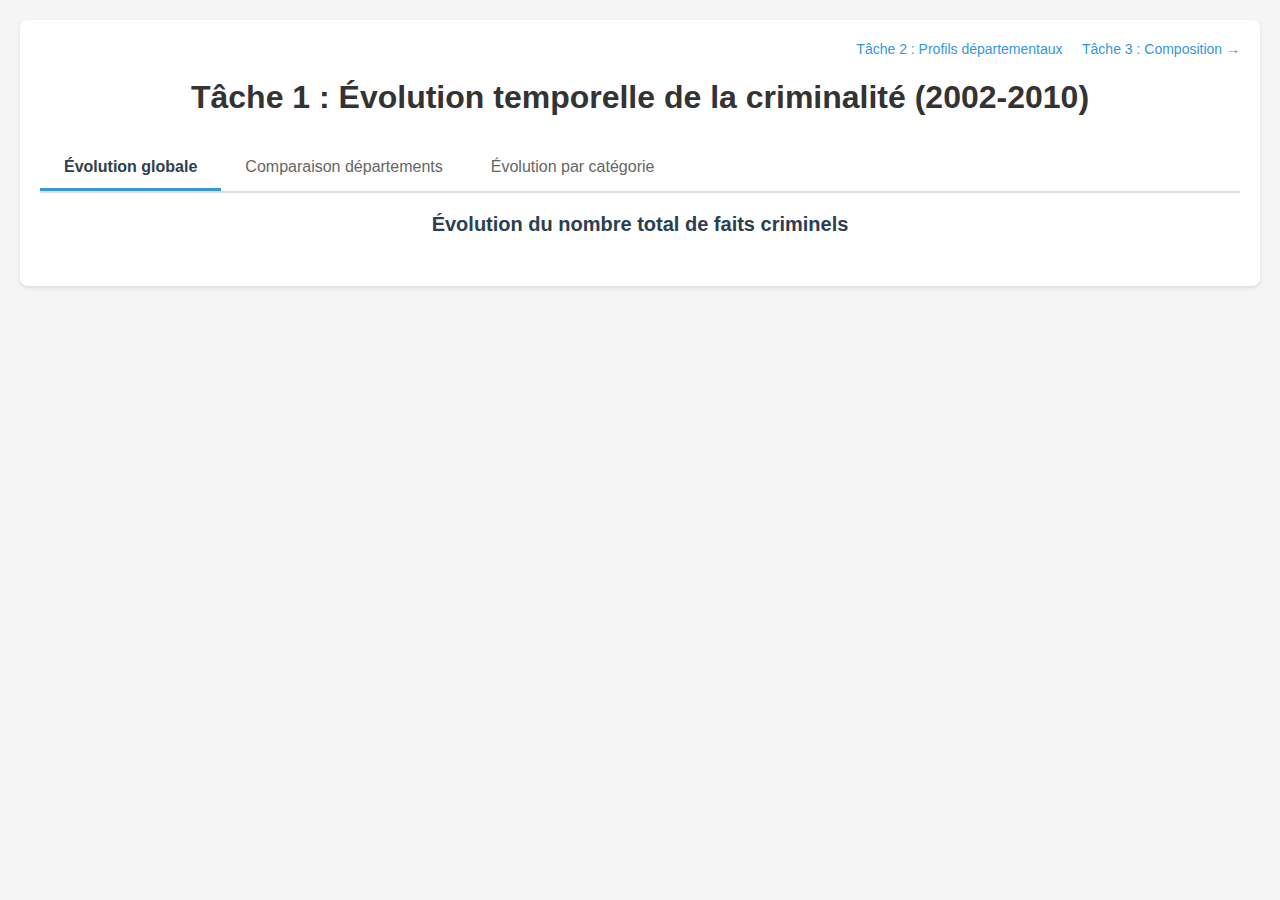
<file: index.html>
<!DOCTYPE html>
<html lang="fr">
<head>
    <meta charset="UTF-8">
    <meta name="viewport" content="width=device-width, initial-scale=1.0">
    <title>Évolution temporelle - Tâche 1</title>
    <link rel="stylesheet" href="style.css">
    <link rel="stylesheet" href="charts/chart1/chart1.css">
    <link rel="stylesheet" href="charts/chart3/chart3.css">
    <link rel="stylesheet" href="charts/chart5/chart5.css">
    <script src="https://d3js.org/d3.v7.min.js"></script>
</head>
<body>
    <div id="container">
        <div class="header-nav" style="text-align: right; margin-bottom: 10px;">
            <a href="tache2.html" style="color: #3498db; text-decoration: none; font-size: 14px; margin-right: 15px;">Tâche 2 : Profils départementaux</a>
            <a href="tache3.html" style="color: #3498db; text-decoration: none; font-size: 14px;">Tâche 3 : Composition &rarr;</a>
        </div>
        <h1>Tâche 1 : Évolution temporelle de la criminalité (2002-2010)</h1>

        <div class="tabs">
            <button class="tab-button active" data-tab="tab1">Évolution globale</button>
            <button class="tab-button" data-tab="tab2">Comparaison départements</button>
            <button class="tab-button" data-tab="tab3">Évolution par catégorie</button>
        </div>

        <div id="tab1" class="tab-content active">
            <h2>Évolution du nombre total de faits criminels</h2>
            <div id="chart1"></div>
        </div>

        <div id="tab2" class="tab-content">
            <h2>Comparaison entre départements (Base 100 en 2002)</h2>
            <div id="chart5"></div>
        </div>

        <div id="tab3" class="tab-content">
            <h2>Évolution des catégories de criminalité (Base 100 en 2002)</h2>
            <div id="chart3"></div>
        </div>
    </div>

    <div class="tooltip" id="tooltip"></div>

    <script src="main.js"></script>
    <script src="charts/chart1/chart1.js"></script>
    <script src="charts/chart3/chart3.js"></script>
    <script src="charts/chart5/chart5.js"></script>
</body>
</html>
</file>
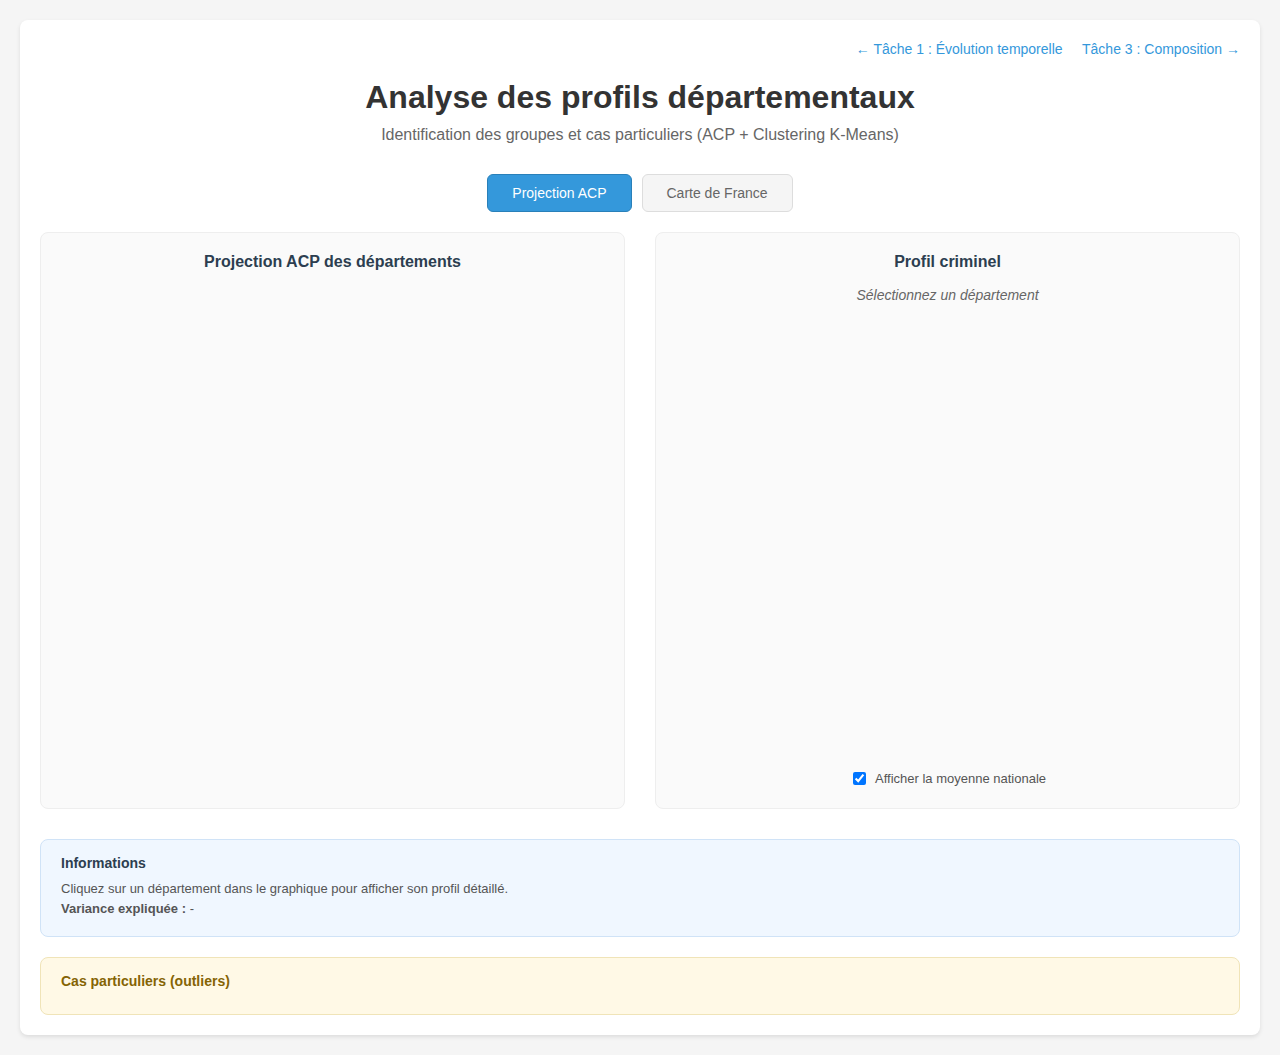
<file: tache2.html>
<!DOCTYPE html>
<html lang="fr">
<head>
    <meta charset="UTF-8">
    <meta name="viewport" content="width=device-width, initial-scale=1.0">
    <title>Analyse des profils départementaux - Tâche 2</title>
    <link rel="stylesheet" href="style.css">
    <link rel="stylesheet" href="charts/acp/acp.css">
    <script src="https://d3js.org/d3.v7.min.js"></script>
</head>
<body>
    <div id="container">
        <div class="header-nav" style="text-align: right; margin-bottom: 10px;">
            <a href="index.html" style="color: #3498db; text-decoration: none; font-size: 14px; margin-right: 15px;">&larr; Tâche 1 : Évolution temporelle</a>
            <a href="tache3.html" style="color: #3498db; text-decoration: none; font-size: 14px;">Tâche 3 : Composition &rarr;</a>
        </div>

        <h1>Analyse des profils départementaux</h1>
        <p class="subtitle">Identification des groupes et cas particuliers (ACP + Clustering K-Means)</p>

        <div class="view-tabs">
            <button class="view-tab active" data-view="acp">Projection ACP</button>
            <button class="view-tab" data-view="map">Carte de France</button>
        </div>

        <div class="main-content" id="view-acp">
            <div class="chart-panel">
                <h2>Projection ACP des départements</h2>
                <div id="scatter-container">
                    <div id="scatter-chart"></div>
                </div>
                <div class="scatter-legend" id="scatter-legend"></div>
            </div>

            <div class="chart-panel">
                <h2>Profil criminel</h2>
                <div id="radar-header">
                    <span id="radar-title">Sélectionnez un département</span>
                </div>
                <div id="radar-container">
                    <div id="radar-chart"></div>
                </div>
                <div class="radar-controls">
                    <label>
                        <input type="checkbox" id="show-national" checked>
                        Afficher la moyenne nationale
                    </label>
                </div>
            </div>
        </div>

        <div class="main-content hidden" id="view-map">
            <div class="chart-panel map-panel">
                <h2>Répartition géographique des clusters</h2>
                <div id="map-container">
                    <div id="map-chart"></div>
                </div>
                <div class="map-legend" id="map-legend"></div>
            </div>

            <div class="chart-panel">
                <h2>Profil criminel</h2>
                <div id="radar-header-map">
                    <span id="radar-title-map">Sélectionnez un département</span>
                </div>
                <div id="radar-container-map">
                    <div id="radar-chart-map"></div>
                </div>
                <div class="radar-controls">
                    <label>
                        <input type="checkbox" id="show-national-map" checked>
                        Afficher la moyenne nationale
                    </label>
                </div>
            </div>
        </div>

        <div class="info-panel" id="info-panel">
            <h3>Informations</h3>
            <div id="info-content">
                <p>Cliquez sur un département dans le graphique pour afficher son profil détaillé.</p>
                <p class="info-stats">
                    <strong>Variance expliquée :</strong> <span id="variance-info">-</span>
                </p>
            </div>
        </div>

        <div class="outliers-panel" id="outliers-panel">
            <h3>Cas particuliers (outliers)</h3>
            <div id="outliers-list"></div>
        </div>
    </div>

    <div class="tooltip" id="tooltip"></div>

    <script src="charts/acp/scatter.js"></script>
    <script src="charts/acp/radar.js"></script>
    <script src="charts/acp/map.js"></script>
    <script src="charts/acp/main.js"></script>
</body>
</html>
</file>
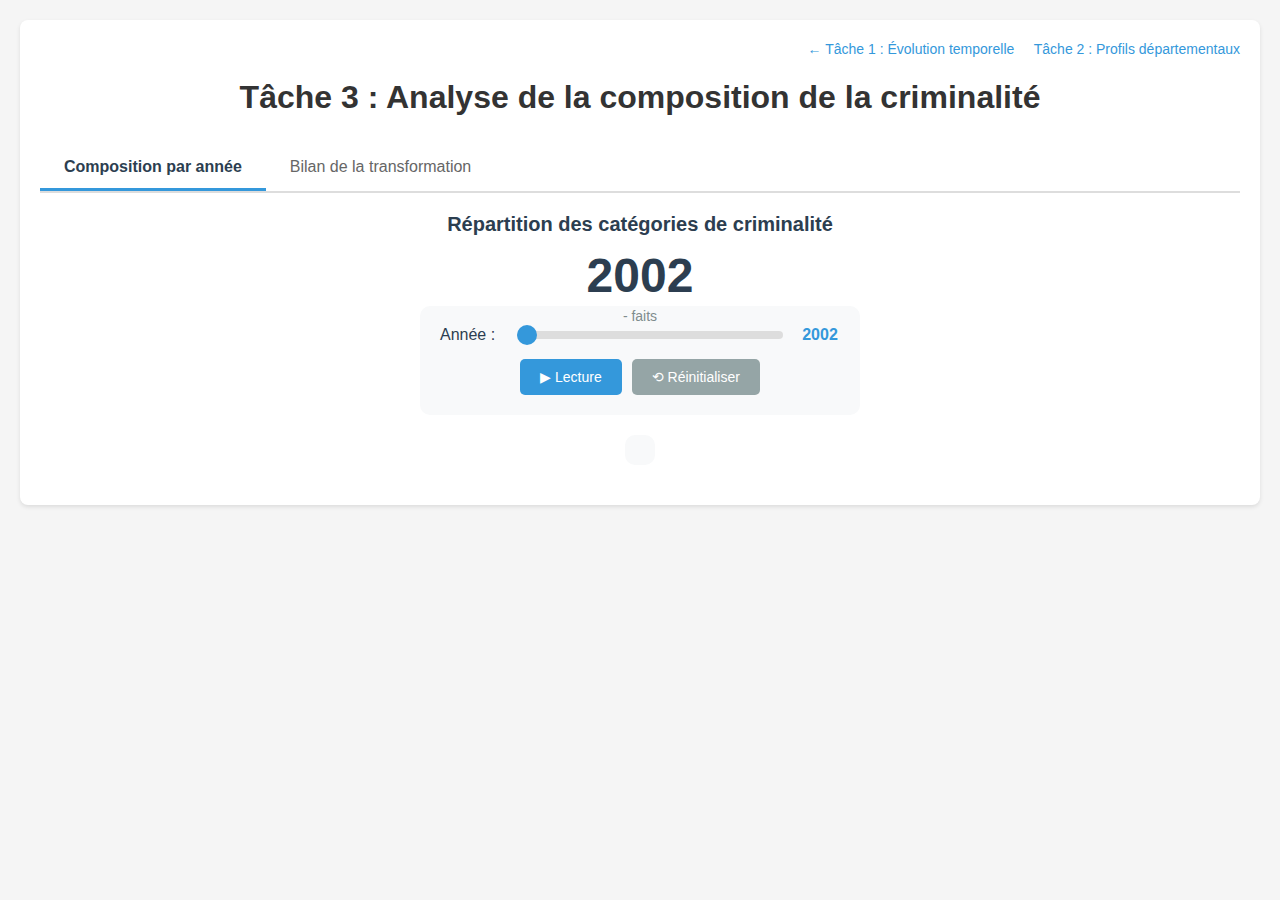
<file: tache3.html>
<!DOCTYPE html>
<html lang="fr">
<head>
    <meta charset="UTF-8">
    <meta name="viewport" content="width=device-width, initial-scale=1.0">
    <title>Composition de la criminalité - Tâche 3</title>
    <link rel="stylesheet" href="style.css">
    <link rel="stylesheet" href="charts/tache3/tache3.css">
    <script src="https://d3js.org/d3.v7.min.js"></script>
</head>
<body>
    <div id="container">
        <div class="header-nav" style="text-align: right; margin-bottom: 10px;">
            <a href="index.html" style="color: #3498db; text-decoration: none; font-size: 14px; margin-right: 15px;">&larr; Tâche 1 : Évolution temporelle</a>
            <a href="tache2.html" style="color: #3498db; text-decoration: none; font-size: 14px;">Tâche 2 : Profils départementaux</a>
        </div>
        <h1>Tâche 3 : Analyse de la composition de la criminalité</h1>

        <div class="tabs">
            <button class="tab-button active" data-tab="tab1">Composition par année</button>
            <button class="tab-button" data-tab="tab2">Bilan de la transformation</button>
        </div>

        <!-- Onglet 1 : Pie chart animé -->
        <div id="tab1" class="tab-content active">
            <h2>Répartition des catégories de criminalité</h2>

            <div class="pie-section">
                <div class="pie-chart-container">
                    <div id="pie-chart"></div>
                    <div class="pie-center-info">
                        <div class="year-display" id="year-display">2002</div>
                        <div class="total-display" id="total-display">- faits</div>
                    </div>
                </div>

                <div class="pie-controls">
                    <div class="slider-container">
                        <label for="year-slider">Année :</label>
                        <input type="range" id="year-slider" min="2002" max="2010" value="2002" step="1">
                        <span class="slider-value" id="slider-value">2002</span>
                    </div>
                    <div class="animation-controls">
                        <button id="play-btn" class="control-btn">▶ Lecture</button>
                        <button id="reset-btn" class="control-btn">⟲ Réinitialiser</button>
                    </div>
                </div>

                <div class="pie-legend" id="pie-legend"></div>
            </div>
        </div>

        <!-- Onglet 2 : Sankey -->
        <div id="tab2" class="tab-content">
            <h2>Transformation de la criminalité (2002 → 2010)</h2>

            <div class="sankey-section">
                <div class="sankey-header">
                    <div class="sankey-column-title left">
                        <span class="arrow-down">↓</span> Catégories en baisse
                    </div>
                    <div class="sankey-column-title center">
                        Flux de transformation
                    </div>
                    <div class="sankey-column-title right">
                        <span class="arrow-up">↑</span> Catégories en hausse
                    </div>
                </div>
                <div id="sankey-chart"></div>

                <div class="stats-panel">
                    <div class="stat-box decrease">
                        <div class="stat-label">Total des baisses</div>
                        <div class="stat-value" id="stat-baisses">-</div>
                    </div>
                    <div class="stat-box net">
                        <div class="stat-label">Variation nette</div>
                        <div class="stat-value" id="stat-net">-</div>
                    </div>
                    <div class="stat-box increase">
                        <div class="stat-label">Total des hausses</div>
                        <div class="stat-value" id="stat-hausses">-</div>
                    </div>
                </div>
            </div>
        </div>
    </div>

    <div class="tooltip" id="tooltip"></div>

    <script src="main.js"></script>
    <script src="charts/tache3/pie-animated.js"></script>
    <script src="charts/tache3/sankey.js"></script>
</body>
</html>
</file>
<file: style.css>
body {
    font-family: Arial, sans-serif;
    margin: 0;
    padding: 20px;
    background-color: #f5f5f5;
}

h1 {
    text-align: center;
    color: #333;
    margin-bottom: 30px;
}

#container {
    max-width: 1200px;
    margin: 0 auto;
    background-color: white;
    padding: 20px;
    border-radius: 8px;
    box-shadow: 0 2px 4px rgba(0,0,0,0.1);
}

/* Onglets */
.tabs {
    display: flex;
    border-bottom: 2px solid #ddd;
    margin-bottom: 20px;
}

.tab-button {
    background-color: transparent;
    border: none;
    padding: 12px 24px;
    font-size: 16px;
    cursor: pointer;
    color: #666;
    border-bottom: 3px solid transparent;
    transition: all 0.3s ease;
}

.tab-button:hover {
    color: #333;
    background-color: #f5f5f5;
}

.tab-button.active {
    color: #2c3e50;
    border-bottom-color: #3498db;
    font-weight: bold;
}

.tab-content {
    display: none;
}

.tab-content.active {
    display: block;
}

.tab-content h2 {
    text-align: center;
    color: #2c3e50;
    margin-bottom: 30px;
    font-size: 20px;
}

/* Visualisations - Styles communs */
svg {
    display: block;
    margin: 0 auto;
}

/* Axes */
.axis path,
.axis line {
    fill: none;
    stroke: #ccc;
    shape-rendering: crispEdges;
}

.axis text {
    font-size: 12px;
    fill: #666;
}

/* Tooltip global */
.tooltip {
    position: absolute;
    background-color: rgba(0, 0, 0, 0.8);
    color: white;
    padding: 8px 12px;
    border-radius: 4px;
    font-size: 14px;
    pointer-events: none;
    opacity: 0;
    transition: opacity 0.3s;
    z-index: 1000;
}

.tooltip.show {
    opacity: 1;
}
</file>
<file: charts/chart1/chart1.css>
/* Styles spécifiques au graphique 1 - Line chart interactive */

#chart1 {
    width: 100%;
    margin: 20px 0;
}

/* Contrôles */
#chart1 .controls {
    display: flex;
    flex-wrap: wrap;
    gap: 1.5rem;
    margin-bottom: 1.5rem;
    padding: 1rem;
    background: #f8f9fa;
    border-radius: 8px;
}

#chart1 .control-group {
    display: flex;
    flex-direction: column;
    gap: 0.4rem;
}

#chart1 .control-group label {
    font-size: 0.85rem;
    font-weight: 600;
    color: #555;
}

#chart1 .control-group select {
    padding: 0.5rem 1rem;
    font-size: 0.95rem;
    border: 1px solid #ddd;
    border-radius: 6px;
    background: white;
    min-width: 280px;
    cursor: pointer;
    transition: border-color 0.2s;
}

#chart1 .control-group select:hover {
    border-color: #3498db;
}

#chart1 .control-group select:focus {
    outline: none;
    border-color: #3498db;
    box-shadow: 0 0 0 3px rgba(52, 152, 219, 0.2);
}

/* Toggle buttons */
#chart1 .toggle-group {
    align-self: flex-end;
}

#chart1 .toggle-buttons {
    display: flex;
    gap: 0;
}

#chart1 .toggle-btn {
    padding: 0.5rem 1rem;
    font-size: 0.9rem;
    border: 1px solid #ddd;
    background: white;
    cursor: pointer;
    transition: all 0.2s;
}

#chart1 .toggle-btn:first-child {
    border-radius: 6px 0 0 6px;
}

#chart1 .toggle-btn:last-child {
    border-radius: 0 6px 6px 0;
    border-left: none;
}

#chart1 .toggle-btn:hover {
    background: #f0f0f0;
}

#chart1 .toggle-btn.active {
    background: #3498db;
    color: white;
    border-color: #3498db;
}

/* Conteneur du graphique */
#chart1 .chart-container {
    position: relative;
    width: 100%;
    min-height: 450px;
}

/* Axes et grille */
#chart1 .axis path,
#chart1 .axis line {
    stroke: #ccc;
}

#chart1 .axis text {
    font-size: 12px;
    fill: #666;
}

#chart1 .axis-label {
    font-size: 13px;
    font-weight: 600;
    fill: #444;
}

#chart1 .grid line {
    stroke: #e0e0e0;
    stroke-dasharray: 3, 3;
}

#chart1 .grid path {
    stroke-width: 0;
}

/* Lignes du graphique */
#chart1 .line {
    fill: none;
    stroke-width: 2.5;
    stroke-linecap: round;
    stroke-linejoin: round;
}

#chart1 .line-reference {
    stroke-dasharray: 8, 4;
    stroke-width: 2;
    opacity: 0.7;
}

/* Points sur la courbe */
#chart1 .dot {
    fill: white;
    stroke-width: 2.5;
    cursor: pointer;
    transition: r 0.2s;
}

#chart1 .dot:hover {
    r: 7;
}

/* Tooltip */
#chart1 .tooltip {
    position: absolute;
    padding: 10px 14px;
    background: rgba(44, 62, 80, 0.95);
    color: white;
    border-radius: 6px;
    font-size: 0.85rem;
    pointer-events: none;
    opacity: 0;
    transition: opacity 0.2s;
    z-index: 100;
    box-shadow: 0 3px 12px rgba(0, 0, 0, 0.2);
    white-space: nowrap;
}

#chart1 .tooltip.visible {
    opacity: 1;
}

#chart1 .tooltip .tooltip-title {
    font-weight: 600;
    margin-bottom: 2px;
    font-size: 0.8rem;
    opacity: 0.9;
}

#chart1 .tooltip .tooltip-year {
    font-size: 1rem;
    font-weight: 600;
    margin-bottom: 4px;
}

#chart1 .tooltip .tooltip-value {
    font-size: 1.1rem;
    font-weight: 600;
}

#chart1 .tooltip .tooltip-original {
    font-size: 0.75rem;
    opacity: 0.8;
    margin-top: 2px;
}

/* Légende */
#chart1 .legend {
    display: flex;
    flex-wrap: wrap;
    gap: 1.5rem;
    margin-top: 1rem;
    padding: 0.8rem 1rem;
    background: #f8f9fa;
    border-radius: 6px;
    font-size: 0.85rem;
}

#chart1 .legend-item {
    display: flex;
    align-items: center;
    gap: 0.5rem;
}

#chart1 .legend-line {
    width: 24px;
    height: 3px;
    border-radius: 2px;
}

#chart1 .legend-line.dashed {
    background: repeating-linear-gradient(
        90deg,
        var(--dash-color, #95a5a6),
        var(--dash-color, #95a5a6) 5px,
        transparent 5px,
        transparent 10px
    );
}

#chart1 .legend-info {
    margin-left: auto;
    padding-left: 1rem;
    border-left: 1px solid #ddd;
}

#chart1 .legend-note {
    font-size: 0.8rem;
    color: #666;
    font-style: italic;
}

/* Optgroup styling */
#chart1 select optgroup {
    font-weight: 600;
    color: #2c3e50;
    background: #f0f0f0;
}

#chart1 select option {
    font-weight: normal;
    padding: 4px 8px;
}

/* Animation de chargement */
#chart1 .loading {
    display: flex;
    justify-content: center;
    align-items: center;
    height: 400px;
    color: #888;
}

/* Responsive */
@media (max-width: 768px) {
    #chart1 .controls {
        flex-direction: column;
    }

    #chart1 .control-group select {
        min-width: 100%;
    }

    #chart1 .toggle-group {
        align-self: flex-start;
    }
}
</file>
<file: charts/chart3/chart3.css>
/* Styles spécifiques au graphique 3 - Multi-line chart des catégories */

#chart3 {
    width: 100%;
    min-height: 600px;
    margin: 20px 0;
}

#chart3 .category-line {
    fill: none;
    stroke-width: 2;
    opacity: 0.7;
    transition: opacity 0.3s, stroke-width 0.3s;
}

#chart3 .category-line.highlighted {
    stroke-width: 3.5;
    opacity: 1;
}

#chart3 .category-line.dimmed {
    opacity: 0.2;
    stroke-width: 1.5;
}

#chart3 .category-line.hidden {
    display: none;
}

#chart3 .reference-line {
    stroke: black;
    stroke-width: 1.5;
    stroke-dasharray: 5,5;
    opacity: 0.5;
}

#chart3 .reference-text {
    font-size: 11px;
    fill: gray;
    font-weight: bold;
}

#chart3 .legend-item {
    cursor: pointer;
    transition: opacity 0.3s;
}

#chart3 .legend-item:hover {
    opacity: 0.8;
}

#chart3 .legend-item.inactive {
    opacity: 0.3;
}

#chart3 .legend-item rect {
    stroke: black;
    stroke-width: 1;
}

#chart3 .legend-item text {
    font-size: 12px;
    user-select: none;
}

#chart3 .legend-title {
    font-size: 13px;
    font-weight: bold;
    fill: #333;
}

#chart3 .grid line {
    stroke: #e0e0e0;
    stroke-opacity: 0.7;
}

#chart3 .grid path {
    stroke-width: 0;
}
</file>
<file: charts/chart5/chart5.css>
/* Chart 5 - Multi-départements (spaghetti plot) */

#chart5 {
    position: relative;
}

#chart5 .controls {
    display: flex;
    flex-wrap: wrap;
    gap: 20px;
    align-items: center;
    margin-bottom: 20px;
    padding: 15px;
    background: #f8f9fa;
    border-radius: 8px;
}

#chart5 .control-group {
    display: flex;
    align-items: center;
    gap: 10px;
}

#chart5 .control-group label {
    font-weight: 500;
    color: #555;
    white-space: nowrap;
}

#chart5 .control-group select {
    padding: 8px 12px;
    border: 1px solid #ddd;
    border-radius: 4px;
    font-size: 14px;
    min-width: 250px;
    background: white;
    cursor: pointer;
}

#chart5 .control-group select:hover {
    border-color: #3498db;
}

#chart5 .control-group select:focus {
    outline: none;
    border-color: #3498db;
    box-shadow: 0 0 0 2px rgba(52, 152, 219, 0.2);
}

#chart5 .info-box {
    margin-left: auto;
    font-size: 13px;
    color: #666;
    background: #e8f4fc;
    padding: 8px 12px;
    border-radius: 4px;
    border-left: 3px solid #3498db;
}

#chart5 .info-icon {
    margin-right: 6px;
}

/* Conteneur du graphique */
#chart5-container {
    position: relative;
    background: white;
    border-radius: 8px;
    box-shadow: 0 2px 8px rgba(0,0,0,0.1);
    padding: 10px;
}

/* Lignes des départements */
#chart5 .dept-line {
    cursor: pointer;
    transition: opacity 0.15s ease, stroke 0.15s ease, stroke-width 0.15s ease;
}

/* Ligne nationale */
#chart5 .national-line {
    pointer-events: none;
}

#chart5 .national-dot {
    cursor: pointer;
}

#chart5 .national-dot:hover {
    r: 6;
}

/* Ligne de référence à 100 */
#chart5 .reference-line-100 {
    pointer-events: none;
}

/* Tooltip */
#chart5 .chart5-tooltip {
    position: absolute;
    background: rgba(0, 0, 0, 0.85);
    color: white;
    padding: 10px 14px;
    border-radius: 6px;
    font-size: 13px;
    pointer-events: none;
    opacity: 0;
    transition: opacity 0.15s ease;
    z-index: 100;
    min-width: 150px;
    box-shadow: 0 4px 12px rgba(0,0,0,0.3);
}

#chart5 .chart5-tooltip.visible {
    opacity: 1;
}

#chart5 .tooltip-dept {
    font-weight: 600;
    font-size: 14px;
    margin-bottom: 6px;
    padding-bottom: 6px;
    border-bottom: 1px solid rgba(255,255,255,0.2);
}

#chart5 .tooltip-variation {
    font-size: 18px;
    font-weight: 700;
}

#chart5 .tooltip-variation.positive {
    color: #e74c3c;
}

#chart5 .tooltip-variation.negative {
    color: #27ae60;
}

#chart5 .tooltip-year {
    color: #aaa;
    margin-bottom: 4px;
}

#chart5 .tooltip-value {
    font-weight: 600;
}

#chart5 .tooltip-hint {
    font-size: 11px;
    color: #aaa;
    margin-top: 4px;
}

/* Panneau d'information au survol */
#chart5 .hover-info {
    margin-top: 15px;
    padding: 15px 20px;
    background: #f8f9fa;
    border-radius: 8px;
    border-left: 4px solid #3498db;
    min-height: 60px;
    transition: all 0.2s ease;
}

#chart5 .hover-info-placeholder {
    color: #999;
    font-style: italic;
    text-align: center;
    padding: 10px;
}

#chart5 .hover-info-title {
    font-size: 16px;
    font-weight: 600;
    color: #2c3e50;
    margin-bottom: 10px;
}

#chart5 .hover-info-stats {
    display: flex;
    gap: 30px;
}

#chart5 .hover-info-stats .stat {
    display: flex;
    flex-direction: column;
    gap: 2px;
}

#chart5 .hover-info-stats .stat-label {
    font-size: 12px;
    color: #888;
    text-transform: uppercase;
}

#chart5 .hover-info-stats .stat-value {
    font-size: 18px;
    font-weight: 600;
    color: #2c3e50;
}

#chart5 .hover-info-stats .stat.hausse .stat-value {
    color: #e74c3c;
}

#chart5 .hover-info-stats .stat.baisse .stat-value {
    color: #27ae60;
}

/* Axes */
#chart5 .axis-label {
    font-size: 12px;
    fill: #666;
}

#chart5 .axis-label-y {
    font-size: 12px;
    fill: #666;
}

#chart5 .axis text {
    font-size: 11px;
    fill: #666;
}

#chart5 .axis line,
#chart5 .axis path {
    stroke: #ddd;
}

#chart5 .grid line {
    stroke: #eee;
}

#chart5 .grid path {
    stroke: none;
}

/* Responsive */
@media (max-width: 900px) {
    #chart5 .controls {
        flex-direction: column;
        align-items: flex-start;
    }

    #chart5 .info-box {
        margin-left: 0;
        width: 100%;
    }

    #chart5 .hover-info-stats {
        flex-wrap: wrap;
        gap: 15px;
    }
}
</file>
<file: charts/acp/acp.css>
/* Navigation */
.header-nav {
    margin-bottom: 10px;
}

.nav-link {
    color: #3498db;
    text-decoration: none;
    font-size: 14px;
    margin-right: 12px;
}

.nav-link:hover {
    text-decoration: underline;
}

/* Sous-titre */
.subtitle {
    text-align: center;
    color: #666;
    margin-top: -20px;
    margin-bottom: 30px;
    font-size: 16px;
}

/* Layout principal */
.main-content {
    display: flex;
    gap: 30px;
    margin-bottom: 30px;
    overflow: visible;
}

.chart-panel {
    flex: 1;
    background: #fafafa;
    border-radius: 8px;
    padding: 20px;
    border: 1px solid #eee;
    overflow: visible;
}

.chart-panel h2 {
    text-align: center;
    font-size: 16px;
    color: #2c3e50;
    margin: 0 0 15px 0;
}

/* Scatter plot */
#scatter-container {
    display: flex;
    justify-content: center;
    align-items: center;
    min-height: 450px;
}

#scatter-chart {
    width: 100%;
}

.scatter-legend {
    display: flex;
    justify-content: center;
    gap: 20px;
    margin-top: 15px;
    flex-wrap: wrap;
}

.legend-item {
    display: flex;
    align-items: center;
    gap: 6px;
    font-size: 13px;
    color: #555;
    cursor: pointer;
    padding: 4px 8px;
    border-radius: 4px;
    transition: background-color 0.2s;
}

.legend-item:hover {
    background-color: #eee;
}

.legend-item.selected {
    background-color: #e3f2fd;
    border: 1px solid #90caf9;
    margin: -1px;
}

.legend-item.dimmed {
    opacity: 0.4;
}

/* Bouton œil pour visibilité */
.legend-eye {
    cursor: pointer;
    font-size: 14px;
    opacity: 0.6;
    transition: opacity 0.2s;
    margin-right: 4px;
}

.legend-eye:hover {
    opacity: 1;
}

.legend-eye.eye-off {
    opacity: 0.3;
}

.legend-text {
    cursor: pointer;
}

.legend-color {
    width: 14px;
    height: 14px;
    border-radius: 50%;
}

/* Points du scatter */
.dept-point {
    cursor: pointer;
    transition: r 0.2s, stroke-width 0.2s;
}

.dept-point:hover {
    stroke: #333;
    stroke-width: 2px;
}

.dept-point.selected {
    stroke: #333;
    stroke-width: 3px;
}

.dept-point.dimmed {
    opacity: 0.2;
}

.dept-point.highlighted {
    stroke: #333;
    stroke-width: 2px;
}

.dept-point.hidden {
    display: none;
}

/* Labels des départements */
.dept-label {
    font-size: 9px;
    fill: #333;
    pointer-events: none;
    text-anchor: middle;
}

.dept-label.hidden {
    display: none;
}

/* Vecteurs des variables */
.variable-arrow {
    stroke-width: 2;
    fill: none;
}

.variable-label {
    font-size: 11px;
    font-weight: bold;
}

/* Axes du scatter */
.axis-line {
    stroke: #ccc;
    stroke-width: 1;
    stroke-dasharray: 4, 4;
}

.axis-label {
    font-size: 12px;
    fill: #666;
}

/* Radar chart */
#radar-container {
    display: flex;
    justify-content: center;
    align-items: center;
    min-height: 440px;
    overflow: visible;
}

#radar-chart {
    width: 100%;
    overflow: visible;
}

#radar-chart svg {
    overflow: visible;
}

#radar-header {
    text-align: center;
    margin-bottom: 10px;
}

#radar-title {
    font-size: 14px;
    color: #666;
    font-style: italic;
}

#radar-title.selected {
    font-style: normal;
    color: #333;
    font-weight: bold;
}

.radar-controls {
    display: flex;
    justify-content: center;
    gap: 20px;
    margin-top: 15px;
}

.radar-controls label {
    display: flex;
    align-items: center;
    gap: 6px;
    font-size: 13px;
    color: #555;
    cursor: pointer;
}

/* Éléments du radar */
.radar-grid {
    fill: none;
    stroke: #ddd;
    stroke-width: 1;
}

.radar-axis {
    stroke: #ccc;
    stroke-width: 1;
}

.radar-axis-label {
    font-size: 10px;
    fill: #666;
}

.radar-area {
    fill-opacity: 0.3;
    stroke-width: 2;
    transition: fill-opacity 0.3s;
}

.radar-area.national {
    fill: #999;
    stroke: #666;
    stroke-dasharray: 5, 3;
    fill-opacity: 0.15;
}

.radar-area.cluster {
    stroke-dasharray: 3, 3;
    fill-opacity: 0.15;
}

.radar-point {
    stroke: white;
    stroke-width: 1;
}

.radar-value-label {
    font-size: 9px;
    fill: #333;
}

/* Panneau d'information */
.info-panel {
    background: #f0f7ff;
    border-radius: 8px;
    padding: 15px 20px;
    margin-bottom: 20px;
    border: 1px solid #d0e3f7;
}

.info-panel h3 {
    margin: 0 0 10px 0;
    font-size: 14px;
    color: #2c3e50;
}

#info-content {
    font-size: 13px;
    color: #555;
}

#info-content p {
    margin: 5px 0;
}

.info-stats {
    margin-top: 10px;
}

.dept-info {
    display: grid;
    grid-template-columns: repeat(auto-fit, minmax(200px, 1fr));
    gap: 10px;
    margin-top: 10px;
}

.dept-info-item {
    display: flex;
    justify-content: space-between;
    padding: 5px 10px;
    background: white;
    border-radius: 4px;
}

.dept-info-label {
    color: #666;
}

.dept-info-value {
    font-weight: bold;
}

.dept-info-value.positive {
    color: #27ae60;
}

.dept-info-value.negative {
    color: #e74c3c;
}

/* Panneau des outliers */
.outliers-panel {
    background: #fff9e6;
    border-radius: 8px;
    padding: 15px 20px;
    border: 1px solid #f0e4b8;
}

.outliers-panel h3 {
    margin: 0 0 10px 0;
    font-size: 14px;
    color: #856404;
}

#outliers-list {
    display: flex;
    flex-wrap: wrap;
    gap: 10px;
}

.outlier-badge {
    display: inline-flex;
    align-items: center;
    gap: 6px;
    padding: 6px 12px;
    background: white;
    border-radius: 20px;
    font-size: 13px;
    cursor: pointer;
    border: 1px solid #ddd;
    transition: all 0.2s;
}

.outlier-badge:hover {
    background: #f5f5f5;
    border-color: #999;
}

.outlier-badge .cluster-dot {
    width: 10px;
    height: 10px;
    border-radius: 50%;
}

/* Tooltip */
.tooltip {
    max-width: 300px;
    line-height: 1.4;
}

.tooltip-title {
    font-weight: bold;
    margin-bottom: 5px;
    border-bottom: 1px solid rgba(255,255,255,0.3);
    padding-bottom: 5px;
}

.tooltip-row {
    display: flex;
    justify-content: space-between;
    gap: 10px;
}

.tooltip-label {
    color: #ccc;
}

.tooltip-value {
    font-weight: bold;
}

/* Grille de comparaison */
.comparison-grid {
    display: flex;
    flex-wrap: wrap;
    gap: 10px;
}

.comparison-item {
    flex: 1;
    min-width: 150px;
    background: white;
    padding: 8px;
    border-radius: 4px;
    transition: background-color 0.2s;
}

.comparison-item:hover {
    background: #f5f5f5;
}

/* Onglets de vue */
.view-tabs {
    display: flex;
    justify-content: center;
    gap: 10px;
    margin-bottom: 20px;
}

.view-tab {
    padding: 10px 24px;
    font-size: 14px;
    font-weight: 500;
    background: #f5f5f5;
    border: 1px solid #ddd;
    border-radius: 6px;
    cursor: pointer;
    transition: all 0.2s;
    color: #666;
}

.view-tab:hover {
    background: #eee;
    border-color: #ccc;
}

.view-tab.active {
    background: #3498db;
    border-color: #2980b9;
    color: white;
}

/* Vue masquée */
.hidden {
    display: none !important;
}

/* Carte de France */
#map-container {
    display: flex;
    justify-content: center;
    align-items: center;
    min-height: 580px;
    overflow: visible;
}

#map-chart {
    width: 100%;
    overflow: visible;
}

#map-chart svg {
    overflow: visible;
}

.map-panel {
    max-width: 620px;
}

.map-legend {
    display: flex;
    justify-content: center;
    gap: 20px;
    margin-top: 15px;
    flex-wrap: wrap;
}

.dept-path {
    cursor: pointer;
    transition: fill-opacity 0.2s;
}

.dept-path:hover {
    fill-opacity: 0.8;
}

/* Radar pour vue carte */
#radar-container-map {
    display: flex;
    justify-content: center;
    align-items: center;
    min-height: 440px;
    overflow: visible;
}

#radar-chart-map {
    width: 100%;
    overflow: visible;
}

#radar-chart-map svg {
    overflow: visible;
}

#radar-header-map {
    text-align: center;
    margin-bottom: 10px;
}

#radar-title-map {
    font-size: 14px;
    color: #666;
    font-style: italic;
}

#radar-title-map.selected {
    font-style: normal;
    color: #333;
    font-weight: bold;
}

/* Responsive */
@media (max-width: 1000px) {
    .main-content {
        flex-direction: column;
    }
}
</file>
<file: charts/tache3/tache3.css>
/* ==============================================
   Tâche 3 : Composition de la criminalité
   ============================================== */

/* --- Pie Chart Section --- */
.pie-section {
    display: flex;
    flex-direction: column;
    align-items: center;
    gap: 20px;
    padding: 20px 0;
}

.pie-chart-container {
    position: relative;
    display: flex;
    justify-content: center;
    align-items: center;
}

.pie-center-info {
    position: absolute;
    text-align: center;
    pointer-events: none;
}

.year-display {
    font-size: 48px;
    font-weight: bold;
    color: #2c3e50;
}

.total-display {
    font-size: 14px;
    color: #7f8c8d;
    margin-top: 5px;
}

/* --- Controls --- */
.pie-controls {
    display: flex;
    flex-direction: column;
    align-items: center;
    gap: 15px;
    padding: 20px;
    background: #f8f9fa;
    border-radius: 10px;
    width: 400px;
}

.slider-container {
    display: flex;
    align-items: center;
    gap: 15px;
    width: 100%;
}

.slider-container label {
    font-weight: 500;
    color: #2c3e50;
    min-width: 60px;
}

#year-slider {
    flex: 1;
    height: 8px;
    -webkit-appearance: none;
    appearance: none;
    background: #ddd;
    border-radius: 4px;
    outline: none;
}

#year-slider::-webkit-slider-thumb {
    -webkit-appearance: none;
    appearance: none;
    width: 20px;
    height: 20px;
    background: #3498db;
    border-radius: 50%;
    cursor: pointer;
    transition: background 0.2s;
}

#year-slider::-webkit-slider-thumb:hover {
    background: #2980b9;
}

#year-slider::-moz-range-thumb {
    width: 20px;
    height: 20px;
    background: #3498db;
    border-radius: 50%;
    cursor: pointer;
    border: none;
}

.slider-value {
    font-weight: bold;
    color: #3498db;
    min-width: 40px;
    text-align: center;
}

.animation-controls {
    display: flex;
    gap: 10px;
}

.control-btn {
    padding: 10px 20px;
    border: none;
    border-radius: 5px;
    cursor: pointer;
    font-size: 14px;
    font-weight: 500;
    transition: all 0.2s;
}

#play-btn {
    background: #3498db;
    color: white;
}

#play-btn:hover {
    background: #2980b9;
}

#play-btn.playing {
    background: #e74c3c;
}

#play-btn.playing:hover {
    background: #c0392b;
}

#reset-btn {
    background: #95a5a6;
    color: white;
}

#reset-btn:hover {
    background: #7f8c8d;
}

/* --- Legend --- */
.pie-legend {
    display: flex;
    flex-wrap: wrap;
    justify-content: center;
    gap: 10px 20px;
    max-width: 800px;
    padding: 15px;
    background: #f8f9fa;
    border-radius: 10px;
}

.legend-item {
    display: flex;
    align-items: center;
    gap: 8px;
    font-size: 13px;
    cursor: pointer;
    padding: 5px 10px;
    border-radius: 5px;
    transition: background 0.2s;
}

.legend-item:hover {
    background: #e8e8e8;
}

.legend-item.dimmed {
    opacity: 0.3;
}

.legend-color {
    width: 16px;
    height: 16px;
    border-radius: 3px;
    flex-shrink: 0;
}

.legend-label {
    color: #2c3e50;
}

.legend-value {
    color: #7f8c8d;
    font-weight: 500;
}

/* --- Pie Slice --- */
.pie-slice {
    cursor: pointer;
    transition: opacity 0.2s;
}

.pie-slice.dimmed {
    opacity: 0.2;
}

.pie-slice.highlighted {
    opacity: 1;
}

.pie-label {
    font-size: 12px;
    font-weight: bold;
    fill: white;
    pointer-events: none;
    text-shadow: 0 1px 2px rgba(0,0,0,0.5);
}

/* ==============================================
   Sankey Section
   ============================================== */

.sankey-section {
    padding: 20px 0;
}

.sankey-header {
    display: flex;
    justify-content: space-between;
    margin-bottom: 10px;
    padding: 0 180px;
}

.sankey-column-title {
    font-weight: 600;
    font-size: 14px;
    color: #2c3e50;
}

.sankey-column-title.left {
    text-align: left;
}

.sankey-column-title.center {
    text-align: center;
    color: #7f8c8d;
}

.sankey-column-title.right {
    text-align: right;
}

.arrow-down {
    color: #e74c3c;
}

.arrow-up {
    color: #27ae60;
}

/* --- Sankey Nodes & Links --- */
.sankey-node rect {
    cursor: pointer;
    transition: opacity 0.2s;
}

.sankey-node.dimmed rect {
    opacity: 0.2;
}

.sankey-node.highlighted rect {
    stroke-width: 2px;
}

.sankey-link {
    cursor: pointer;
    transition: stroke-opacity 0.2s;
}

.sankey-link.dimmed {
    stroke-opacity: 0.1 !important;
}

.sankey-link.highlighted {
    stroke-opacity: 0.7 !important;
}

.node-label {
    fill: #2c3e50;
}

.sankey-node.dimmed .node-label,
.sankey-node.dimmed .node-value {
    opacity: 0.3;
}

/* --- Stats Panel --- */
.stats-panel {
    display: flex;
    justify-content: center;
    gap: 30px;
    margin-top: 30px;
    padding: 20px;
}

.stat-box {
    text-align: center;
    padding: 20px 40px;
    border-radius: 10px;
    min-width: 180px;
}

.stat-box.decrease {
    background: linear-gradient(135deg, #ffebee 0%, #ffcdd2 100%);
    border: 1px solid #ef9a9a;
}

.stat-box.increase {
    background: linear-gradient(135deg, #e8f5e9 0%, #c8e6c9 100%);
    border: 1px solid #a5d6a7;
}

.stat-box.net {
    background: linear-gradient(135deg, #e3f2fd 0%, #bbdefb 100%);
    border: 1px solid #90caf9;
}

.stat-label {
    font-size: 13px;
    color: #666;
    margin-bottom: 8px;
    text-transform: uppercase;
    letter-spacing: 0.5px;
}

.stat-value {
    font-size: 24px;
    font-weight: bold;
}

.stat-box.decrease .stat-value {
    color: #c62828;
}

.stat-box.increase .stat-value {
    color: #2e7d32;
}

.stat-box.net .stat-value {
    color: #1565c0;
}
</file>
